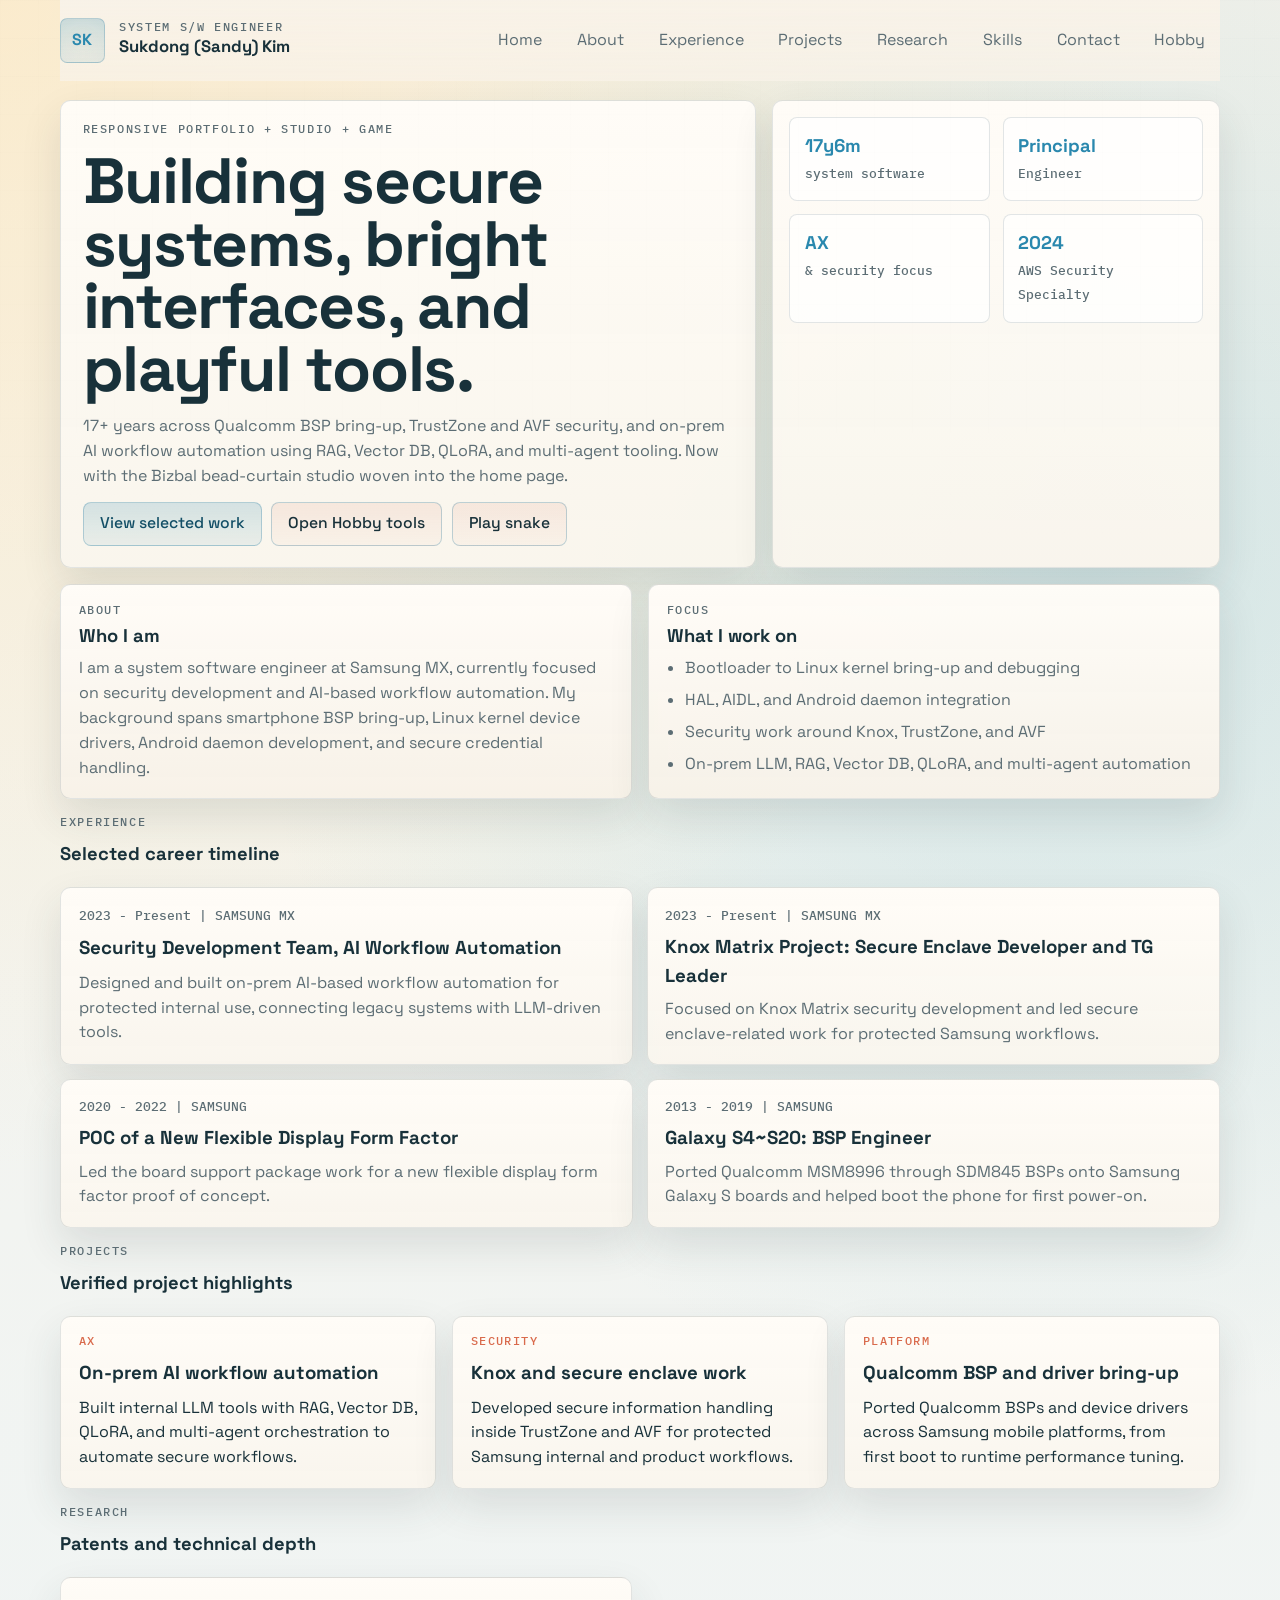
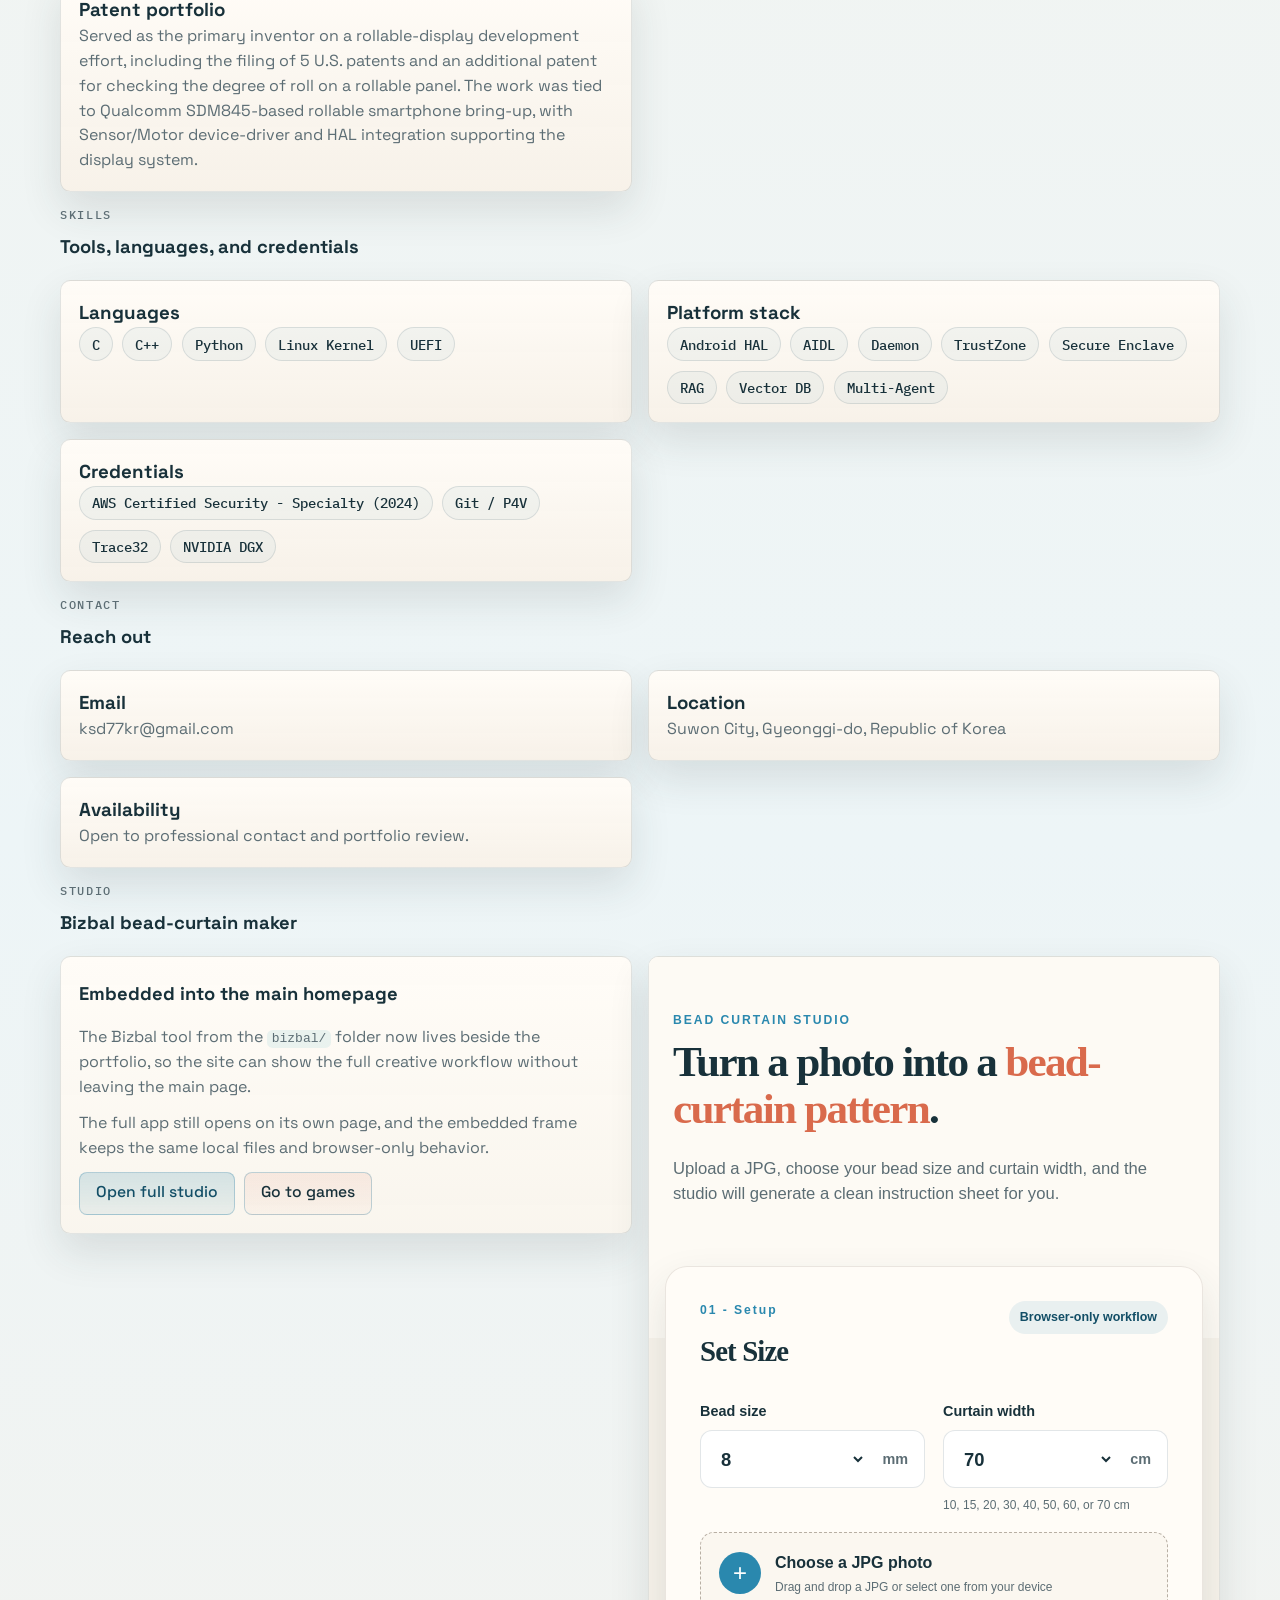
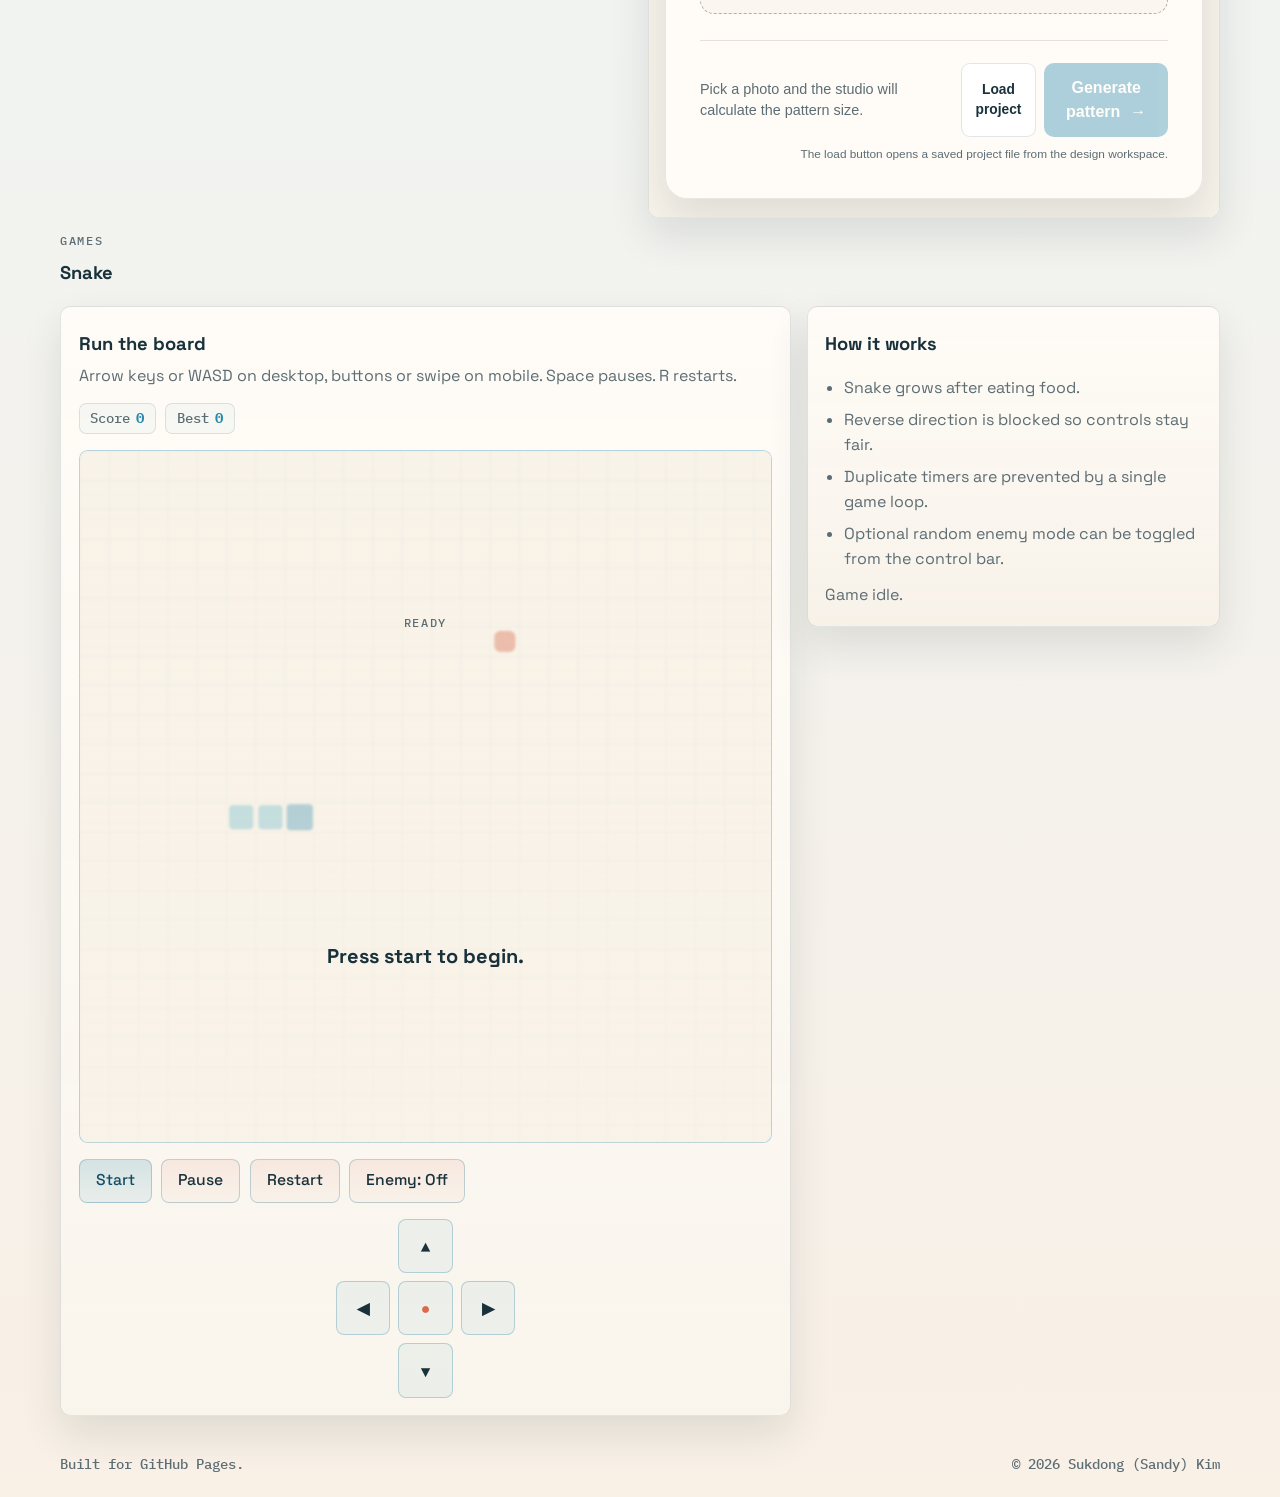
<file: index.html>
<!doctype html>
<html lang="en">
<head>
  <meta charset="utf-8">
  <meta name="viewport" content="width=device-width, initial-scale=1">
  <meta name="color-scheme" content="light">
  <title>Sukdong (Sandy) Kim | System S/W Engineer</title>
  <meta name="description" content="Responsive personal portfolio, Bizbal bead-curtain studio, and snake game for Sukdong (Sandy) Kim.">
  <link rel="preconnect" href="https://fonts.googleapis.com">
  <link rel="preconnect" href="https://fonts.gstatic.com" crossorigin>
  <link href="https://fonts.googleapis.com/css2?family=Space+Grotesk:wght@400;500;700&family=IBM+Plex+Mono:wght@400;500&display=swap" rel="stylesheet">
  <link rel="stylesheet" href="styles.css">
</head>
<body>
  <a class="skip-link" href="#home">Skip to content</a>

  <header class="site-header">
    <div class="brand">
      <span class="brand-mark" aria-hidden="true">SK</span>
      <div>
        <p class="eyebrow">System S/W Engineer</p>
        <p class="brand-name">Sukdong (Sandy) Kim</p>
      </div>
    </div>

    <button class="nav-toggle" type="button" aria-expanded="false" aria-controls="primary-nav">
      <span class="nav-toggle-bars" aria-hidden="true"></span>
      <span class="nav-toggle-label">Menu</span>
    </button>

    <nav id="primary-nav" class="site-nav" aria-label="Primary">
      <a href="#home">Home</a>
      <a href="#about">About</a>
      <a href="#experience">Experience</a>
      <a href="#projects">Projects</a>
      <a href="#research">Research</a>
      <a href="#skills">Skills</a>
      <a href="#contact">Contact</a>
      <details class="nav-group">
        <summary>Hobby</summary>
        <div class="nav-group-menu">
          <a href="#bizbal">Bizbal</a>
          <a href="#games">Games</a>
        </div>
      </details>
    </nav>
  </header>

  <main>
    <section id="home" class="section hero">
      <div class="hero-copy">
        <p class="eyebrow">Responsive portfolio + studio + game</p>
        <h1>Building secure systems, bright interfaces, and playful tools.</h1>
        <p class="lede">
          17+ years across Qualcomm BSP bring-up, TrustZone and AVF security, and on-prem AI workflow automation using
          RAG, Vector DB, QLoRA, and multi-agent tooling. Now with the Bizbal bead-curtain studio woven into the home page.
        </p>
        <div class="hero-actions">
          <a class="button button-primary" href="#projects">View selected work</a>
          <a class="button button-secondary" href="#bizbal">Open Hobby tools</a>
          <a class="button button-secondary" href="#games">Play snake</a>
        </div>
      </div>

      <aside class="hero-aside">
        <div class="stat-grid">
          <article>
            <strong>17y6m</strong>
            <span>system software</span>
          </article>
          <article>
            <strong>Principal</strong>
            <span>Engineer</span>
          </article>
          <article>
            <strong>AX</strong>
            <span>& security focus</span>
          </article>
          <article>
            <strong>2024</strong>
            <span>AWS Security Specialty</span>
          </article>
        </div>
      </aside>
    </section>

    <section id="about" class="section panel-grid">
      <article class="panel">
        <p class="eyebrow">About</p>
        <h2>Who I am</h2>
        <p>
          I am a system software engineer at Samsung MX, currently focused on security development and AI-based workflow
          automation. My background spans smartphone BSP bring-up, Linux kernel device drivers, Android daemon development,
          and secure credential handling.
        </p>
      </article>
      <article class="panel">
        <p class="eyebrow">Focus</p>
        <h2>What I work on</h2>
        <ul class="list">
          <li>Bootloader to Linux kernel bring-up and debugging</li>
          <li>HAL, AIDL, and Android daemon integration</li>
          <li>Security work around Knox, TrustZone, and AVF</li>
          <li>On-prem LLM, RAG, Vector DB, QLoRA, and multi-agent automation</li>
        </ul>
      </article>
    </section>

    <section id="experience" class="section">
      <div class="section-head">
        <p class="eyebrow">Experience</p>
        <h2>Selected career timeline</h2>
      </div>
      <div class="timeline">
        <article class="timeline-item">
          <p class="timeline-meta">2023 - Present | SAMSUNG MX</p>
          <h3>Security Development Team, AI Workflow Automation</h3>
          <p>Designed and built on-prem AI-based workflow automation for protected internal use, connecting legacy systems with LLM-driven tools.</p>
        </article>
        <article class="timeline-item">
          <p class="timeline-meta">2023 - Present | SAMSUNG MX</p>
          <h3>Knox Matrix Project: Secure Enclave Developer and TG Leader</h3>
          <p>Focused on Knox Matrix security development and led secure enclave-related work for protected Samsung workflows.</p>
        </article>
        <article class="timeline-item">
          <p class="timeline-meta">2020 - 2022 | SAMSUNG</p>
          <h3>POC of a New Flexible Display Form Factor</h3>
          <p>Led the board support package work for a new flexible display form factor proof of concept.</p>
        </article>
        <article class="timeline-item">
          <p class="timeline-meta">2013 - 2019 | SAMSUNG</p>
          <h3>Galaxy S4~S20: BSP Engineer</h3>
          <p>Ported Qualcomm MSM8996 through SDM845 BSPs onto Samsung Galaxy S boards and helped boot the phone for first power-on.</p>
        </article>
      </div>
    </section>

    <section id="projects" class="section">
      <div class="section-head">
        <p class="eyebrow">Projects</p>
        <h2>Verified project highlights</h2>
      </div>
      <div class="card-grid">
        <article class="card">
          <span class="card-tag">AX</span>
          <h3>On-prem AI workflow automation</h3>
          <p>Built internal LLM tools with RAG, Vector DB, QLoRA, and multi-agent orchestration to automate secure workflows.</p>
        </article>
        <article class="card">
          <span class="card-tag">Security</span>
          <h3>Knox and secure enclave work</h3>
          <p>Developed secure information handling inside TrustZone and AVF for protected Samsung internal and product workflows.</p>
        </article>
        <article class="card">
          <span class="card-tag">Platform</span>
          <h3>Qualcomm BSP and driver bring-up</h3>
          <p>Ported Qualcomm BSPs and device drivers across Samsung mobile platforms, from first boot to runtime performance tuning.</p>
        </article>
      </div>
    </section>

    <section id="research" class="section">
      <div class="section-head">
        <p class="eyebrow">Research</p>
        <h2>Patents and technical depth</h2>
      </div>
      <div class="panel-grid">
        <article class="panel">
          <h3>Patent portfolio</h3>
          <p>Served as the primary inventor on a rollable-display development effort, including the filing of 5 U.S. patents and an additional patent for checking the degree of roll on a rollable panel. The work was tied to Qualcomm SDM845-based rollable smartphone bring-up, with Sensor/Motor device-driver and HAL integration supporting the display system.</p>
        </article>
      </div>
    </section>

    <section id="skills" class="section">
      <div class="section-head">
        <p class="eyebrow">Skills</p>
        <h2>Tools, languages, and credentials</h2>
      </div>
      <div class="skills-wrap">
        <article class="panel">
          <h3>Languages</h3>
          <div class="chip-row">
            <span class="chip">C</span>
            <span class="chip">C++</span>
            <span class="chip">Python</span>
            <span class="chip">Linux Kernel</span>
            <span class="chip">UEFI</span>
          </div>
        </article>
        <article class="panel">
          <h3>Platform stack</h3>
          <div class="chip-row">
            <span class="chip">Android HAL</span>
            <span class="chip">AIDL</span>
            <span class="chip">Daemon</span>
            <span class="chip">TrustZone</span>
            <span class="chip">Secure Enclave</span>
            <span class="chip">RAG</span>
            <span class="chip">Vector DB</span>
            <span class="chip">Multi-Agent</span>
          </div>
        </article>
        <article class="panel">
          <h3>Credentials</h3>
          <div class="chip-row">
            <span class="chip">AWS Certified Security - Specialty (2024)</span>
            <span class="chip">Git / P4V</span>
            <span class="chip">Trace32</span>
            <span class="chip">NVIDIA DGX</span>
          </div>
        </article>
      </div>
    </section>

    <section id="contact" class="section">
      <div class="section-head">
        <p class="eyebrow">Contact</p>
        <h2>Reach out</h2>
      </div>
      <div class="contact-grid">
        <article class="panel">
          <h3>Email</h3>
          <p><a href="mailto:ksd77kr@gmail.com">ksd77kr@gmail.com</a></p>
        </article>
        <article class="panel">
          <h3>Location</h3>
          <p>Suwon City, Gyeonggi-do, Republic of Korea</p>
        </article>
        <article class="panel">
          <h3>Availability</h3>
          <p>Open to professional contact and portfolio review.</p>
        </article>
      </div>
    </section>

    <section id="bizbal" class="section">
      <div class="section-head">
        <p class="eyebrow">Studio</p>
        <h2>Bizbal bead-curtain maker</h2>
      </div>

      <div class="studio-layout">
        <article class="panel studio-copy">
          <h3>Embedded into the main homepage</h3>
          <p>
            The Bizbal tool from the <code>bizbal/</code> folder now lives beside the portfolio, so the site can show the
            full creative workflow without leaving the main page.
          </p>
          <p class="muted">
            The full app still opens on its own page, and the embedded frame keeps the same local files and browser-only
            behavior.
          </p>
          <div class="hero-actions">
            <a class="button button-primary" href="bizbal/index.html?v=2">Open full studio</a>
            <a class="button button-secondary" href="#games">Go to games</a>
          </div>
        </article>

        <div class="studio-frame">
          <iframe
            src="bizbal/index.html?v=2"
            title="Bizbal bead-curtain maker"
            loading="lazy"
            referrerpolicy="no-referrer"
          ></iframe>
        </div>
      </div>
    </section>

    <section id="games" class="section games-section">
      <div class="section-head">
        <p class="eyebrow">Games</p>
        <h2>Snake</h2>
      </div>

      <div class="game-layout">
        <article class="panel game-panel">
          <div class="game-topbar">
            <div>
              <h3>Run the board</h3>
              <p class="game-hint">Arrow keys or WASD on desktop, buttons or swipe on mobile. Space pauses. R restarts.</p>
            </div>
            <div class="game-stats">
              <span>Score <strong data-score>0</strong></span>
              <span>Best <strong data-high-score>0</strong></span>
            </div>
          </div>

          <div class="game-canvas-wrap">
            <canvas id="game-canvas" width="640" height="640" aria-label="Snake game board"></canvas>
            <div class="game-overlay" data-overlay>
              <p class="eyebrow">Ready</p>
              <h3>Press start to begin.</h3>
            </div>
          </div>

          <div class="game-controls">
            <div class="control-row">
              <button type="button" class="button button-primary" data-action="start">Start</button>
              <button type="button" class="button button-secondary" data-action="pause">Pause</button>
              <button type="button" class="button button-secondary" data-action="restart">Restart</button>
              <button type="button" class="button button-secondary" data-action="enemy">Enemy: Off</button>
            </div>

            <div class="pad" aria-label="Touch controls">
              <span></span>
              <button type="button" class="pad-btn" data-direction="up" aria-label="Move up">▲</button>
              <span></span>
              <button type="button" class="pad-btn" data-direction="left" aria-label="Move left">◀</button>
              <button type="button" class="pad-btn pad-btn-center" data-direction="start" aria-label="Start or pause">●</button>
              <button type="button" class="pad-btn" data-direction="right" aria-label="Move right">▶</button>
              <span></span>
              <button type="button" class="pad-btn" data-direction="down" aria-label="Move down">▼</button>
              <span></span>
            </div>
          </div>
        </article>

        <aside class="panel game-side">
          <h3>How it works</h3>
          <ul class="list">
            <li>Snake grows after eating food.</li>
            <li>Reverse direction is blocked so controls stay fair.</li>
            <li>Duplicate timers are prevented by a single game loop.</li>
            <li>Optional random enemy mode can be toggled from the control bar.</li>
          </ul>
          <p class="muted" data-status>Game idle.</p>
        </aside>
      </div>
    </section>
  </main>

  <footer class="site-footer">
    <p>Built for GitHub Pages.</p>
    <p>&copy; <span data-year></span> Sukdong (Sandy) Kim</p>
  </footer>

  <script src="game.js" defer></script>
  <script src="script.js" defer></script>
</body>
</html>
</file>
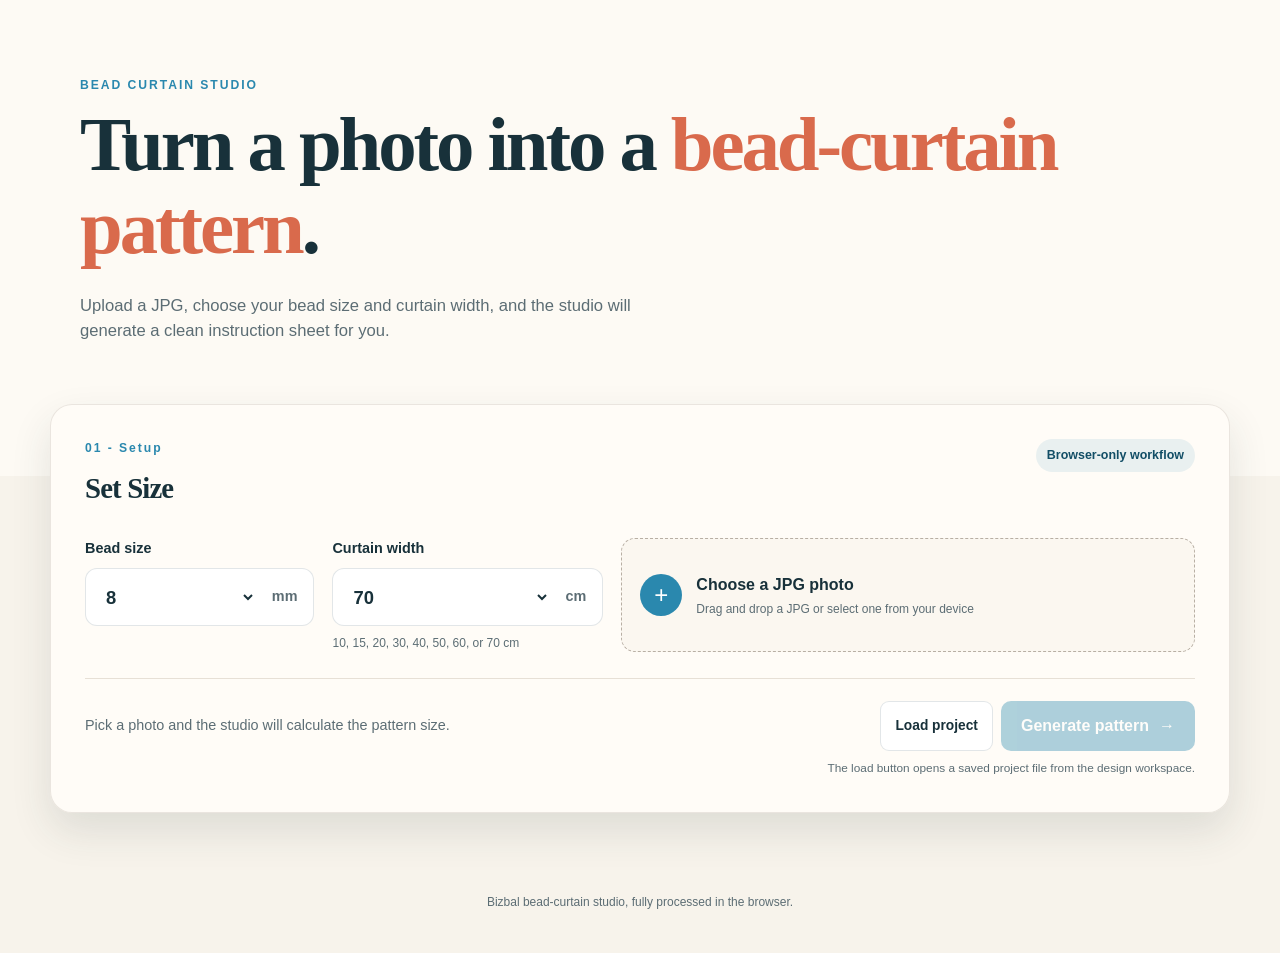
<file: bizbal/index.html>
<!doctype html>
<html lang="en">
<head>
  <meta charset="UTF-8">
  <meta name="viewport" content="width=device-width, initial-scale=1.0">
  <meta name="description" content="Turn a JPG photo into a bead-curtain pattern with the Bizbal studio.">
  <title>Bizbal Bead-Curtain Studio</title>
  <link rel="stylesheet" href="styles.css">
</head>
<body>
  <header class="hero">
    <div class="hero__inner">
      <p class="eyebrow">BEAD CURTAIN STUDIO</p>
      <h1>Turn a photo into a <span>bead-curtain pattern</span>.</h1>
      <p class="hero__copy">
        Upload a JPG, choose your bead size and curtain width, and the studio will generate a clean instruction sheet for you.
      </p>
    </div>
  </header>

  <main class="app-shell">
    <section class="panel setup-panel" aria-labelledby="setup-title">
      <div class="section-heading">
        <div>
          <p class="step">01 - Setup</p>
          <h2 id="setup-title">Set Size</h2>
        </div>
        <span class="local-badge">Browser-only workflow</span>
      </div>

      <div class="form-grid">
        <label class="field">
          <span>Bead size</span>
          <span class="input-with-unit">
            <select id="bead-size" aria-label="Bead size">
              <option value="4">4</option>
              <option value="6">6</option>
              <option value="8" selected>8</option>
              <option value="10">10</option>
            </select>
            <b>mm</b>
          </span>
        </label>
        <label class="field">
          <span>Curtain width</span>
          <span class="input-with-unit">
            <select id="curtain-width" aria-label="Curtain width">
              <option value="10">10</option>
              <option value="15">15</option>
              <option value="20">20</option>
              <option value="30">30</option>
              <option value="40">40</option>
              <option value="50">50</option>
              <option value="60">60</option>
              <option value="70" selected>70</option>
            </select>
            <b>cm</b>
          </span>
          <small>10, 15, 20, 30, 40, 50, 60, or 70 cm</small>
        </label>
        <label class="file-field" id="file-drop">
          <input id="image-file" type="file" accept="image/jpeg,.jpg,.jpeg">
          <span class="file-icon" aria-hidden="true">+</span>
          <span>
            <strong id="file-label">Choose a JPG photo</strong>
            <small>Drag and drop a JPG or select one from your device</small>
          </span>
        </label>
      </div>

      <div class="setup-footer">
        <p id="input-summary" class="input-summary">Pick a photo and the studio will calculate the pattern size.</p>
        <div class="setup-actions">
          <button id="setup-load-btn" class="secondary-btn" type="button">Load project</button>
          <button id="generate-btn" class="primary-btn" type="button" disabled>Generate pattern<span>→</span></button>
        </div>
      </div>
      <p class="save-guide">The load button opens a saved project file from the design workspace.</p>
      <p id="error-message" class="error-message" role="alert" hidden></p>
    </section>

    <section id="workspace" class="workspace" hidden>
      <section class="panel design-panel" aria-labelledby="design-title">
        <div class="section-heading design-heading">
          <div>
            <p class="step">02 - Edit</p>
            <h2 id="design-title">Bead pattern editor</h2>
          </div>
          <div class="project-actions">
            <input id="project-file" type="file" accept="application/json,.json,.beads" hidden>
            <button id="load-btn" class="secondary-btn" type="button">Load project</button>
            <button id="save-btn" class="primary-btn compact" type="button" title="Save the current pattern as a project file">Save project</button>
          </div>
          <div class="metrics" aria-label="Pattern metrics">
            <span><b id="metric-grid">-</b><small>Grid</small></span>
            <span><b id="metric-size">-</b><small>Size</small></span>
            <span><b id="metric-count">-</b><small>Total beads</small></span>
          </div>
        </div>

        <div class="editor-toolbar">
          <div>
            <span class="toolbar-label">Selected color</span>
            <div id="palette" class="palette" role="radiogroup" aria-label="Color palette"></div>
          </div>
          <div class="zoom-control">
            <label for="zoom">Zoom</label>
            <input id="zoom" type="range" min="7" max="24" value="12">
            <output id="zoom-value" for="zoom">12px</output>
          </div>
        </div>

        <div class="editor-actions">
          <p><span class="mouse-mark">●</span> Click or drag on the canvas to repaint beads. Fixed beads stay on the top row.</p>
          <button id="undo-btn" class="text-btn" type="button" disabled>Undo last stroke</button>
          <button id="restore-btn" class="text-btn" type="button">Restore original</button>
        </div>

        <div id="canvas-wrap" class="canvas-wrap">
          <canvas id="bead-canvas" aria-label="Editable bead-curtain pattern"></canvas>
        </div>

        <div class="legend-block">
          <h3>Color counts</h3>
          <p class="legend-help">Click a color chip to replace or disable that color in the pattern.</p>
          <div id="color-counts" class="color-counts"></div>
        </div>
      </section>

      <section class="panel instruction-panel" aria-labelledby="instruction-title">
        <div class="section-heading">
          <div>
            <p class="step">03 - Build</p>
            <h2 id="instruction-title">Row-by-row instructions</h2>
          </div>
          <div class="instruction-actions">
            <button id="copy-btn" class="secondary-btn" type="button">Copy all</button>
            <button id="print-btn" class="primary-btn compact" type="button">Print</button>
          </div>
        </div>
        <p class="instruction-note">Each row is listed from bottom to top, with the fixed bead always shown at the end.</p>
        <div id="instructions" class="instructions"></div>
      </section>
    </section>
  </main>

  <dialog id="color-dialog" class="color-dialog" aria-labelledby="color-dialog-title">
    <div class="color-dialog__header">
      <div>
        <p class="step">Color edit</p>
        <h2 id="color-dialog-title">Change color</h2>
      </div>
      <button id="color-dialog-close" class="dialog-close" type="button" aria-label="Close">×</button>
    </div>
    <p id="color-dialog-description" class="color-dialog__description"></p>
    <div id="color-dialog-options" class="color-dialog__options" aria-label="Replacement colors"></div>
    <div class="color-dialog__footer">
      <button id="color-toggle-btn" class="danger-btn" type="button">Disable this color</button>
      <button id="color-cancel-btn" class="secondary-btn" type="button">Cancel</button>
    </div>
  </dialog>

  <footer>Bizbal bead-curtain studio, fully processed in the browser.</footer>
  <script src="app.js"></script>
</body>
</html>
</file>
<file: styles.css>
:root {
  color-scheme: light;
  --bg: #f8f2e8;
  --bg-2: #ecf6f7;
  --paper: #fffaf3;
  --panel: rgba(255, 252, 247, 0.92);
  --panel-strong: rgba(255, 255, 255, 0.98);
  --line: rgba(97, 119, 127, 0.18);
  --line-strong: rgba(33, 120, 157, 0.28);
  --text: #18313a;
  --muted: #5c6d74;
  --accent: #2a88ae;
  --accent-2: #d96a4c;
  --accent-soft: #ffdfb7;
  --sea: #5cb3c7;
  --shadow: 0 18px 40px rgba(42, 56, 61, 0.12);
  --radius: 0.65rem;
}

*,
*::before,
*::after {
  box-sizing: border-box;
}

html {
  scroll-behavior: smooth;
}

body {
  margin: 0;
  min-height: 100vh;
  background:
    radial-gradient(circle at top left, rgba(255, 226, 170, 0.46), transparent 24%),
    radial-gradient(circle at 85% 12%, rgba(92, 179, 199, 0.22), transparent 20%),
    linear-gradient(180deg, #f7f3eb 0%, #edf5f7 52%, #f9f0e6 100%);
  color: var(--text);
  font-family: "Space Grotesk", "Segoe UI", sans-serif;
  line-height: 1.55;
}

body::before {
  content: "";
  position: fixed;
  inset: 0;
  pointer-events: none;
  background:
    linear-gradient(rgba(24, 49, 58, 0.025) 1px, transparent 1px),
    linear-gradient(90deg, rgba(24, 49, 58, 0.018) 1px, transparent 1px);
  background-size: 100% 38px, 38px 100%;
  mask-image: linear-gradient(180deg, rgba(0, 0, 0, 0.3), transparent 72%);
}

a {
  color: inherit;
  text-decoration: none;
}

a:hover {
  color: var(--accent);
}

button,
a {
  -webkit-tap-highlight-color: transparent;
}

img,
svg,
canvas,
iframe {
  display: block;
  max-width: 100%;
}

.skip-link {
  position: absolute;
  left: 1rem;
  top: 0;
  transform: translateY(-140%);
  padding: 0.5rem 0.75rem;
  border: 1px solid var(--line-strong);
  border-radius: 0.45rem;
  background: var(--panel-strong);
  color: var(--text);
  z-index: 10;
}

.skip-link:focus {
  transform: translateY(0.75rem);
}

.site-header,
main,
.site-footer {
  width: min(1160px, calc(100% - 2rem));
  margin: 0 auto;
}

.site-header {
  position: sticky;
  top: 0;
  z-index: 5;
  display: flex;
  align-items: center;
  justify-content: space-between;
  gap: 1rem;
  padding: 1rem 0;
  backdrop-filter: blur(18px);
  background: linear-gradient(180deg, rgba(248, 242, 232, 0.98), rgba(248, 242, 232, 0.76));
}

.brand {
  display: flex;
  align-items: center;
  gap: 0.9rem;
  min-width: 0;
}

.brand-mark {
  width: 2.8rem;
  height: 2.8rem;
  flex: 0 0 auto;
  display: grid;
  place-items: center;
  border: 1px solid var(--line-strong);
  border-radius: 0.45rem;
  background: linear-gradient(180deg, rgba(42, 136, 174, 0.18), rgba(42, 136, 174, 0.05));
  box-shadow: inset 0 0 24px rgba(42, 136, 174, 0.08);
  color: var(--accent);
  font-weight: 700;
  letter-spacing: 0.04em;
}

.brand-name,
h1,
h2,
h3,
p {
  margin: 0;
}

.brand-name {
  font-size: 1.04rem;
  font-weight: 700;
}

.eyebrow {
  font: 500 0.73rem/1.2 "IBM Plex Mono", monospace;
  text-transform: uppercase;
  letter-spacing: 0.14em;
  color: var(--muted);
}

.nav-toggle {
  display: none;
  align-items: center;
  gap: 0.6rem;
  padding: 0.7rem 0.85rem;
  border: 1px solid var(--line);
  border-radius: 0.5rem;
  background: rgba(255, 252, 247, 0.96);
  color: var(--text);
  font: inherit;
}

.nav-toggle-bars {
  width: 1rem;
  height: 0.7rem;
  display: inline-block;
  position: relative;
}

.nav-toggle-bars::before,
.nav-toggle-bars::after,
.nav-toggle-bars {
  background:
    linear-gradient(var(--text), var(--text)) center 0 / 100% 2px no-repeat,
    linear-gradient(var(--text), var(--text)) center 50% / 100% 2px no-repeat,
    linear-gradient(var(--text), var(--text)) center 100% / 100% 2px no-repeat;
}

.site-nav {
  display: flex;
  flex-wrap: wrap;
  justify-content: flex-end;
  gap: 0.35rem;
}

.nav-group {
  position: relative;
  display: inline-block;
}

.nav-group > summary {
  list-style: none;
  padding: 0.68rem 0.85rem;
  border: 1px solid transparent;
  border-radius: 0.45rem;
  color: var(--muted);
  cursor: pointer;
  transition: border-color 0.18s ease, background-color 0.18s ease, color 0.18s ease;
}

.nav-group > summary::-webkit-details-marker {
  display: none;
}

.nav-group > summary:hover,
.nav-group[open] > summary,
.nav-group > summary:focus-visible {
  border-color: var(--line-strong);
  background: rgba(42, 136, 174, 0.08);
  color: var(--text);
  outline: none;
}

.nav-group-menu {
  position: absolute;
  top: calc(100% + 0.35rem);
  right: 0;
  display: grid;
  min-width: 10rem;
  padding: 0.4rem;
  border: 1px solid var(--line);
  border-radius: 0.55rem;
  background: rgba(255, 252, 247, 0.98);
  box-shadow: var(--shadow);
  opacity: 0;
  pointer-events: none;
  transform: translateY(-0.25rem);
  transition: opacity 0.16s ease, transform 0.16s ease;
}

.nav-group[open] .nav-group-menu {
  opacity: 1;
  pointer-events: auto;
  transform: translateY(0);
}

.nav-group-menu a {
  padding: 0.55rem 0.65rem;
  border-radius: 0.4rem;
  color: var(--muted);
}

.nav-group-menu a:hover,
.nav-group-menu a:focus-visible {
  background: rgba(42, 136, 174, 0.08);
  color: var(--text);
  outline: none;
}

.site-nav a {
  padding: 0.68rem 0.85rem;
  border: 1px solid transparent;
  border-radius: 0.45rem;
  color: var(--muted);
  transition: border-color 0.18s ease, background-color 0.18s ease, color 0.18s ease;
}

.site-nav a:hover,
.site-nav a:focus-visible {
  border-color: var(--line-strong);
  background: rgba(42, 136, 174, 0.08);
  color: var(--text);
  outline: none;
}

main {
  display: grid;
  gap: 1rem;
  padding: 0 0 2.5rem;
}

.section {
  scroll-margin-top: 6rem;
}

.hero {
  display: grid;
  gap: 1rem;
  padding: 1.2rem 0 0;
}

.hero-copy,
.hero-aside,
.panel,
.timeline-item,
.card,
.studio-copy,
.studio-frame {
  border: 1px solid var(--line);
  border-radius: var(--radius);
  background: linear-gradient(180deg, rgba(255, 252, 247, 0.98), rgba(249, 245, 237, 0.96));
  box-shadow: var(--shadow);
}

.hero-copy {
  padding: 1.35rem;
  display: grid;
  gap: 0.85rem;
}

.hero h1 {
  font-size: clamp(2rem, 5vw, 4rem);
  line-height: 0.98;
  max-width: 12ch;
  letter-spacing: -0.02em;
}

.lede,
.panel p,
.timeline-item p,
.game-hint,
.muted {
  color: var(--muted);
}

.hero-actions,
.control-row,
.chip-row {
  display: flex;
  flex-wrap: wrap;
  gap: 0.6rem;
}

.button {
  display: inline-flex;
  align-items: center;
  justify-content: center;
  min-height: 2.7rem;
  padding: 0.72rem 1rem;
  border: 1px solid var(--line-strong);
  border-radius: 0.5rem;
  background: transparent;
  color: var(--text);
  font: 500 0.98rem/1 "Space Grotesk", sans-serif;
  cursor: pointer;
}

.button:hover,
.button:focus-visible {
  border-color: var(--accent);
  background: rgba(42, 136, 174, 0.08);
  outline: none;
}

.button-primary {
  background: linear-gradient(180deg, rgba(42, 136, 174, 0.18), rgba(42, 136, 174, 0.08));
  color: #124e66;
}

.button-secondary {
  background: linear-gradient(180deg, rgba(217, 106, 76, 0.1), rgba(217, 106, 76, 0.03));
}

.hero-aside {
  padding: 1rem;
}

.stat-grid {
  display: grid;
  grid-template-columns: repeat(2, minmax(0, 1fr));
  gap: 0.8rem;
}

.stat-grid article {
  padding: 0.9rem;
  border: 1px solid var(--line);
  border-radius: 0.5rem;
  background: rgba(255, 255, 255, 0.72);
}

.stat-grid strong {
  display: block;
  font-size: 1.15rem;
  color: var(--accent);
}

.stat-grid span,
.timeline-meta {
  font: 500 0.84rem/1.4 "IBM Plex Mono", monospace;
  color: var(--muted);
}

.panel-grid,
.card-grid,
.skills-wrap,
.contact-grid,
.game-layout,
.studio-layout {
  display: grid;
  gap: 1rem;
}

.panel,
.card,
.timeline-item,
.studio-copy {
  padding: 1.1rem;
}

.panel h2,
.section-head h2,
.game-panel h3,
.game-side h3,
.studio-copy h3 {
  margin-top: 0.35rem;
  margin-bottom: 0.35rem;
  font-size: 1.15rem;
}

.list {
  margin: 0;
  padding-left: 1.15rem;
  color: var(--muted);
}

.list li + li {
  margin-top: 0.45rem;
}

.section-head {
  display: grid;
  gap: 0.35rem;
  margin: 0 0 0.8rem;
}

.timeline,
.card-grid,
.skills-wrap,
.contact-grid,
.game-layout {
  grid-template-columns: repeat(1, minmax(0, 1fr));
}

.timeline {
  display: grid;
  gap: 0.85rem;
}

.timeline-item {
  display: grid;
  gap: 0.45rem;
}

.card-grid .card {
  display: grid;
  gap: 0.55rem;
}

.card-tag {
  font: 500 0.76rem/1.2 "IBM Plex Mono", monospace;
  text-transform: uppercase;
  letter-spacing: 0.12em;
  color: var(--accent-2);
}

.panel-grid .panel,
.skills-wrap .panel,
.contact-grid .panel,
.game-side {
  background: linear-gradient(180deg, rgba(255, 252, 247, 0.98), rgba(247, 241, 232, 0.96));
}

.chip {
  display: inline-flex;
  align-items: center;
  min-height: 2.1rem;
  padding: 0.35rem 0.75rem;
  border: 1px solid var(--line);
  border-radius: 999px;
  background: rgba(42, 136, 174, 0.05);
  color: var(--text);
  font: 500 0.9rem/1.2 "IBM Plex Mono", monospace;
}

.studio-layout {
  align-items: start;
}

.studio-copy {
  display: grid;
  gap: 0.7rem;
}

.studio-copy code {
  padding: 0.08rem 0.32rem;
  border-radius: 0.35rem;
  background: rgba(92, 179, 199, 0.12);
}

.studio-frame {
  overflow: hidden;
  padding: 0;
}

.studio-frame iframe {
  width: 100%;
  min-height: 860px;
  border: 0;
  background: #fffdf9;
}

.game-panel {
  display: grid;
  gap: 1rem;
}

.game-topbar {
  display: grid;
  gap: 0.85rem;
}

.game-stats {
  display: flex;
  flex-wrap: wrap;
  gap: 0.6rem;
  font: 500 0.85rem/1.2 "IBM Plex Mono", monospace;
  color: var(--muted);
}

.game-stats span {
  display: inline-flex;
  align-items: center;
  gap: 0.4rem;
  padding: 0.4rem 0.65rem;
  border: 1px solid var(--line);
  border-radius: 0.45rem;
  background: rgba(92, 179, 199, 0.05);
}

.game-stats strong {
  color: var(--accent);
}

.game-canvas-wrap {
  position: relative;
  aspect-ratio: 1 / 1;
  border: 1px solid var(--line-strong);
  border-radius: 0.55rem;
  background:
    linear-gradient(90deg, rgba(42, 136, 174, 0.08) 1px, transparent 1px),
    linear-gradient(180deg, rgba(42, 136, 174, 0.08) 1px, transparent 1px),
    linear-gradient(180deg, rgba(252, 247, 238, 0.98), rgba(236, 246, 247, 0.96));
  background-size: 32px 32px, 32px 32px, 100% 100%;
  overflow: hidden;
}

#game-canvas {
  width: 100%;
  height: 100%;
}

.game-overlay {
  position: absolute;
  inset: 0;
  display: grid;
  place-items: center;
  gap: 0.45rem;
  padding: 1rem;
  text-align: center;
  background: linear-gradient(180deg, rgba(248, 242, 232, 0.55), rgba(248, 242, 232, 0.78));
  backdrop-filter: blur(1px);
  transition: opacity 0.2s ease;
}

.game-overlay.is-hidden {
  opacity: 0;
  pointer-events: none;
}

.game-overlay h3 {
  font-size: 1.25rem;
}

.game-controls {
  display: grid;
  gap: 1rem;
}

.pad {
  display: grid;
  grid-template-columns: repeat(3, minmax(0, 3.4rem));
  justify-content: center;
  gap: 0.5rem;
}

.pad-btn {
  width: 3.4rem;
  height: 3.4rem;
  border: 1px solid var(--line-strong);
  border-radius: 0.5rem;
  background: rgba(42, 136, 174, 0.06);
  color: var(--text);
  font: 700 1rem/1 "IBM Plex Mono", monospace;
  cursor: pointer;
  touch-action: manipulation;
}

.pad-btn:hover,
.pad-btn:focus-visible {
  border-color: var(--accent);
  background: rgba(42, 136, 174, 0.12);
  outline: none;
}

.pad-btn-center {
  color: var(--accent-2);
}

.game-side {
  display: grid;
  gap: 0.75rem;
  align-content: start;
}

.site-footer {
  display: flex;
  flex-wrap: wrap;
  justify-content: space-between;
  gap: 0.75rem;
  padding: 0 0 1.5rem;
  color: var(--muted);
  font: 500 0.85rem/1.2 "IBM Plex Mono", monospace;
}

.site-footer p:last-child {
  text-align: right;
}

@media (min-width: 768px) {
  .hero {
    grid-template-columns: minmax(0, 1.4fr) minmax(280px, 0.9fr);
    align-items: stretch;
  }

  .panel-grid,
  .skills-wrap,
  .contact-grid,
  .studio-layout {
    grid-template-columns: repeat(2, minmax(0, 1fr));
  }

  .card-grid {
    grid-template-columns: repeat(3, minmax(0, 1fr));
  }

  .game-layout {
    grid-template-columns: minmax(0, 1.15fr) minmax(260px, 0.65fr);
    align-items: start;
  }
}

@media (min-width: 960px) {
  .timeline {
    grid-template-columns: repeat(2, minmax(0, 1fr));
  }
}

@media (max-width: 767px) {
  .site-header {
    flex-wrap: wrap;
    align-items: flex-start;
    row-gap: 0.85rem;
  }

  .nav-toggle {
    display: inline-flex;
    width: 100%;
    margin-left: 0;
    justify-content: center;
  }

  .site-nav {
    display: none;
    width: 100%;
    padding-top: 0.4rem;
    justify-content: flex-start;
  }

  body.nav-open .site-nav {
    display: flex;
    flex-direction: column;
  }

  .site-nav a {
    width: 100%;
  }

  .nav-group {
    width: 100%;
  }

  .nav-group > summary {
    width: 100%;
  }

  .nav-group-menu {
    position: static;
    min-width: 0;
    margin-top: 0.35rem;
    opacity: 1;
    pointer-events: auto;
    transform: none;
    box-shadow: none;
  }

  .studio-frame iframe {
    min-height: 760px;
  }

  .site-footer {
    flex-direction: column;
  }
}
</file>
<file: bizbal/styles.css>
:root {
  --ink: #18313a;
  --muted: #5c6d74;
  --paper: #f7f3eb;
  --panel: rgba(255, 252, 247, 0.98);
  --line: rgba(97, 119, 127, 0.18);
  --accent: #2a88ae;
  --accent-dark: #1f6c8d;
  --green: #1f5147;
  --shadow: 0 18px 40px rgba(42, 56, 61, 0.12);
}

* { box-sizing: border-box; }
[hidden] { display: none !important; }

body {
  margin: 0;
  color: var(--ink);
  background: #f7f3eb;
  font-family: Pretendard, "Noto Sans KR", "Malgun Gothic", sans-serif;
  line-height: 1.5;
}

button, input { font: inherit; }
button { color: inherit; }

.hero {
  padding: 76px 24px 132px;
  color: var(--ink);
  background: #fdfaf4;
  overflow: hidden;
}

.hero__inner { width: min(1120px, 100%); margin: auto; position: relative; }
.eyebrow, .step { margin: 0 0 10px; letter-spacing: .16em; font-size: .76rem; font-weight: 800; }
.eyebrow { color: #2a88ae; }
.hero h1 { margin: 0; font-family: Georgia, "Noto Serif KR", serif; font-size: clamp(2.7rem, 6vw, 5rem); line-height: 1.08; letter-spacing: -.04em; }
.hero h1 span { color: #d96a4c; }
.hero__copy { max-width: 560px; margin: 24px 0 0; color: var(--muted); font-size: 1.04rem; }

.app-shell { width: min(1180px, calc(100% - 32px)); margin: -72px auto 80px; position: relative; }
.panel { padding: 34px; border: 1px solid rgba(80, 65, 51, .12); border-radius: 22px; background: var(--panel); box-shadow: var(--shadow); }
.workspace { display: grid; min-width: 0; gap: 24px; margin-top: 24px; }
.section-heading { display: flex; align-items: flex-start; justify-content: space-between; gap: 24px; margin-bottom: 28px; }
.section-heading h2 { margin: 0; font-family: Georgia, "Noto Serif KR", serif; font-size: 1.8rem; letter-spacing: -.03em; }
.step { color: var(--accent); }
.local-badge { padding: 7px 11px; border-radius: 99px; color: #124e66; background: rgba(42, 136, 174, 0.1); font-size: .78rem; font-weight: 700; white-space: nowrap; }

.form-grid { display: grid; grid-template-columns: .72fr .85fr 1.8fr; gap: 18px; align-items: stretch; }
.field { display: flex; flex-direction: column; gap: 8px; font-size: .9rem; font-weight: 700; }
.field small, .file-field small { color: var(--muted); font-size: .75rem; font-weight: 500; }
.input-with-unit { display: flex; align-items: center; height: 58px; border: 1px solid var(--line); border-radius: 12px; background: #fff; overflow: hidden; }
.input-with-unit:focus-within { border-color: var(--accent); box-shadow: 0 0 0 3px rgba(42,136,174,.12); }
.input-with-unit input, .input-with-unit select { width: 100%; height: 100%; padding: 0 4px 0 16px; border: 0; outline: 0; color: var(--ink); background: transparent; font-size: 1.15rem; font-weight: 800; cursor: pointer; }
.input-with-unit b { padding: 0 16px; color: var(--muted); }
.file-field { display: flex; align-items: center; gap: 14px; min-height: 82px; padding: 16px 18px; border: 1.5px dashed #b8afa4; border-radius: 14px; background: #fbf7f0; cursor: pointer; transition: .18s ease; }
.file-field:hover, .file-field.is-dragging { border-color: var(--accent); background: #fff; transform: translateY(-1px); }
.file-field input { position: absolute; width: 1px; height: 1px; opacity: 0; }
.file-field > span:last-child { display: grid; gap: 3px; }
.file-icon { display: grid; place-items: center; flex: 0 0 42px; height: 42px; border-radius: 50%; color: #fff; background: var(--accent); font-size: 1.5rem; }
.setup-footer { display: flex; align-items: center; justify-content: space-between; gap: 20px; margin-top: 26px; padding-top: 22px; border-top: 1px solid #e7e0d6; }
.setup-actions { display: flex; gap: 8px; }
.input-summary { margin: 0; color: var(--muted); font-size: .9rem; }
.save-guide { margin: 9px 0 0; color: var(--muted); text-align: right; font-size: .74rem; }
.error-message { margin: 16px 0 0; padding: 10px 13px; color: #9e2f23; background: #ffebe7; border-radius: 9px; font-size: .88rem; }

.primary-btn, .secondary-btn, .text-btn { border: 0; cursor: pointer; transition: .16s ease; }
.primary-btn { padding: 13px 20px; border-radius: 10px; color: #fff; background: var(--accent); font-weight: 800; box-shadow: 0 6px 16px rgba(232,86,63,.2); }
.primary-btn:hover:not(:disabled) { background: var(--accent-dark); transform: translateY(-1px); }
.primary-btn:disabled { opacity: .38; cursor: not-allowed; box-shadow: none; }
.primary-btn span { margin-left: 10px; }
.primary-btn.compact, .secondary-btn { padding: 10px 14px; font-size: .86rem; }
.secondary-btn { border: 1px solid var(--line); border-radius: 9px; background: #fff; font-weight: 700; }
.secondary-btn:hover { border-color: var(--accent); }
.text-btn { padding: 5px 2px; color: var(--accent); background: transparent; font-size: .84rem; font-weight: 700; }
.text-btn:hover:not(:disabled) { color: var(--accent-dark); }
.text-btn:disabled { color: #aaa; cursor: not-allowed; }

.design-panel { min-width: 0; }
.design-heading { align-items: center; }
.project-actions { display: flex; gap: 8px; margin-left: auto; }
.metrics { display: flex; align-items: stretch; border: 1px solid var(--line); border-radius: 12px; overflow: hidden; }
.metrics span { display: grid; gap: 2px; min-width: 125px; padding: 10px 15px; text-align: center; background: rgba(255, 255, 255, 0.82); }
.metrics span + span { border-left: 1px solid var(--line); }
.metrics b { font-size: .96rem; }
.metrics small { color: var(--muted); font-size: .68rem; }
.editor-toolbar { display: flex; align-items: flex-end; justify-content: space-between; gap: 24px; padding: 18px; border-radius: 14px; background: #f5f7f4; }
.toolbar-label { display: block; margin-bottom: 9px; color: var(--muted); font-size: .75rem; font-weight: 800; }
.palette { display: flex; flex-wrap: wrap; gap: 8px; }
.swatch { position: relative; width: 34px; height: 34px; padding: 0; border: 2px solid rgba(0,0,0,.12); border-radius: 50%; background: var(--swatch); cursor: pointer; box-shadow: inset 0 0 0 2px rgba(255,255,255,.35); }
.swatch::after { content: attr(data-short); position: absolute; left: 50%; top: 42px; transform: translateX(-50%); padding: 4px 6px; border-radius: 5px; color: #fff; background: #2b2927; font-size: .65rem; white-space: nowrap; opacity: 0; pointer-events: none; z-index: 3; }
.swatch:hover::after { opacity: 1; }
.swatch[aria-checked="true"] { outline: 3px solid var(--accent); outline-offset: 2px; }
.swatch:disabled { cursor: not-allowed; filter: grayscale(.8); opacity: .32; }
.swatch:disabled:hover::after { content: attr(data-short) " · disabled"; opacity: 1; }
.zoom-control { display: flex; align-items: center; gap: 9px; color: var(--muted); font-size: .78rem; font-weight: 700; white-space: nowrap; }
.zoom-control input { accent-color: var(--accent); }
.zoom-control output { min-width: 34px; }
.editor-actions { display: flex; align-items: center; justify-content: flex-end; gap: 18px; min-height: 48px; }
.editor-actions p { margin: 0 auto 0 0; color: var(--muted); font-size: .8rem; }
.mouse-mark { color: var(--accent); font-size: 1rem; }
.canvas-wrap { width: 100%; max-width: 100%; min-width: 0; overflow-x: auto; overflow-y: hidden; padding: 26px; border: 1px solid var(--line); border-radius: 12px; background: #fff; overscroll-behavior-x: contain; scrollbar-color: var(--accent) #d9d2c8; scrollbar-width: auto; }
.canvas-wrap::-webkit-scrollbar { height: 13px; }
.canvas-wrap::-webkit-scrollbar-track { border-radius: 99px; background: #d9d2c8; }
.canvas-wrap::-webkit-scrollbar-thumb { border: 3px solid #d9d2c8; border-radius: 99px; background: var(--accent); }
#bead-canvas { display: block; width: auto; max-width: none; height: auto; margin: auto; background: #fffdf9; box-shadow: 0 8px 25px rgba(48,40,32,.10); touch-action: pan-y pinch-zoom; cursor: crosshair; }
.legend-block { margin-top: 25px; }
.legend-block h3 { margin: 0; font-size: .92rem; }
.legend-help { margin: 4px 0 12px; color: var(--muted); font-size: .75rem; }
.color-counts { display: flex; flex-wrap: wrap; gap: 9px; }
.count-chip { display: flex; align-items: center; gap: 7px; padding: 7px 10px; border: 1px solid var(--line); border-radius: 99px; color: inherit; background: #fff; font-size: .75rem; cursor: pointer; transition: .16s ease; }
.count-chip:hover:not(:disabled) { border-color: var(--accent); transform: translateY(-1px); box-shadow: 0 4px 10px rgba(35,31,32,.08); }
.count-chip:focus-visible { outline: 3px solid rgba(42,136,174,.2); outline-offset: 2px; }
.count-chip:disabled { color: #aaa39d; background: #f5f2ee; cursor: not-allowed; opacity: .48; }
.count-chip.is-excluded { color: #8b8580; background: #f2efeb; text-decoration: line-through; opacity: .78; }
.count-chip i { width: 13px; height: 13px; border: 1px solid rgba(0,0,0,.14); border-radius: 50%; background: var(--chip); }
.count-chip b { font-variant-numeric: tabular-nums; }
.count-chip.fixed-chip:disabled { border-color: #b78a32; color: #4f3b16; background: #fff8df; opacity: 1; }
.count-chip.fixed-chip i { border: 1px solid #684709; border-radius: 2px; background: linear-gradient(135deg, #fff0a8, #c48616 48%, #fff2a6 70%, #7f530b); clip-path: polygon(50% 0, 93% 25%, 93% 75%, 50% 100%, 7% 75%, 7% 25%); }

.color-dialog { width: min(470px, calc(100% - 28px)); padding: 24px; border: 0; border-radius: 18px; color: var(--ink); background: #fffdf9; box-shadow: 0 24px 80px rgba(35,31,32,.28); }
.color-dialog::backdrop { background: rgba(24, 49, 58, .2); backdrop-filter: blur(2px); }
.color-dialog__header { display: flex; align-items: flex-start; justify-content: space-between; gap: 20px; }
.color-dialog__header h2 { margin: 0; font-family: Georgia, "Noto Serif KR", serif; font-size: 1.45rem; }
.dialog-close { width: 34px; height: 34px; border: 0; border-radius: 50%; color: var(--muted); background: rgba(236, 246, 247, 0.9); font-size: 1.4rem; line-height: 1; cursor: pointer; }
.color-dialog__description { margin: 18px 0 13px; color: var(--muted); font-size: .86rem; }
.color-dialog__options { display: grid; grid-template-columns: repeat(5, 1fr); gap: 9px; }
.color-option { display: grid; place-items: center; gap: 5px; min-width: 0; padding: 9px 4px 7px; border: 1px solid var(--line); border-radius: 10px; background: #fff; font-size: .68rem; cursor: pointer; }
.color-option:hover { border-color: var(--accent); background: #fff; }
.color-option.is-current { border-color: var(--accent); background: #fff; box-shadow: inset 0 0 0 1px var(--accent); }
.color-option i { width: 25px; height: 25px; border: 1px solid rgba(0,0,0,.14); border-radius: 50%; background: var(--option); }
.color-option small { color: var(--accent); font-size: .58rem; font-weight: 800; }
.color-dialog__footer { display: flex; justify-content: flex-end; gap: 8px; margin-top: 22px; padding-top: 16px; border-top: 1px solid var(--line); }
.danger-btn { margin-right: auto; padding: 10px 13px; border: 1px solid #e6b5ae; border-radius: 9px; color: #a73528; background: #fff3f0; font-size: .82rem; font-weight: 750; cursor: pointer; }
.danger-btn.is-restore { border-color: #b7d0c4; color: #124e66; background: #edf8fb; }

.instruction-actions { display: flex; gap: 8px; }
.instruction-note { margin: -12px 0 22px; color: var(--muted); font-size: .85rem; }
.instructions { display: grid; grid-template-columns: repeat(2, minmax(0, 1fr)); gap: 8px; }
.instruction-line { display: grid; grid-template-columns: 72px 1fr; gap: 8px; padding: 11px 13px; border: 1px solid #e4ddd3; border-radius: 9px; background: #fff; font-size: .8rem; }
.instruction-line:nth-child(4n+1), .instruction-line:nth-child(4n+2) { background: #faf6ef; }
.instruction-line b { color: var(--accent); font-variant-numeric: tabular-nums; }
.segments { display: flex; flex-wrap: wrap; gap: 5px 12px; }
.segment { white-space: nowrap; }
.segment i { display: inline-block; width: 9px; height: 9px; margin-right: 4px; border: 1px solid rgba(0,0,0,.12); border-radius: 50%; background: var(--segment); }
.fixed-segment { color: #6a4b12; font-weight: 750; }
.fixed-segment i { border-color: #684709; border-radius: 1px; background: linear-gradient(135deg, #fff0a8, #c48616 48%, #7f530b); clip-path: polygon(50% 0, 93% 25%, 93% 75%, 50% 100%, 7% 75%, 7% 25%); }

footer { padding: 0 20px 42px; color: var(--muted); text-align: center; font-size: .75rem; }

@media (max-width: 820px) {
  .hero { padding-top: 54px; }
  .form-grid { grid-template-columns: 1fr 1fr; }
  .file-field { grid-column: 1 / -1; }
  .design-heading { align-items: flex-start; }
  .metrics { width: 100%; }
  .metrics span { min-width: 0; flex: 1; }
  .section-heading.design-heading { flex-direction: column; }
  .project-actions { width: 100%; margin-left: 0; }
  .project-actions button { flex: 1; }
  .editor-toolbar { align-items: flex-start; flex-direction: column; }
  #bead-canvas { max-width: 100%; }
  .instructions { grid-template-columns: 1fr; }
}

@media (max-width: 520px) {
  .app-shell { width: min(100% - 20px, 1180px); }
  .panel { padding: 22px 16px; border-radius: 16px; }
  .form-grid { grid-template-columns: 1fr; }
  .file-field { grid-column: auto; }
  .setup-footer, .section-heading { flex-direction: column; }
  .setup-actions { width: 100%; flex-direction: column; }
  .setup-actions button { width: 100%; }
  .metrics { font-size: .8rem; }
  .metrics span { padding: 8px 5px; }
  .editor-actions { align-items: flex-start; flex-wrap: wrap; }
  .editor-actions p { flex-basis: 100%; }
  .canvas-wrap { padding: 14px; }
  .instruction-actions { width: 100%; }
  .instruction-actions button { flex: 1; }
  .project-actions { flex-direction: column; }
  .color-dialog { padding: 20px 16px; }
  .color-dialog__options { grid-template-columns: repeat(4, 1fr); }
  .color-dialog__footer { flex-wrap: wrap; }
  .danger-btn { flex-basis: 100%; margin-right: 0; }
}

@media print {
  body { background: #fff; }
  .hero, .setup-panel, .design-panel, footer, .instruction-actions { display: none !important; }
  .app-shell { width: 100%; margin: 0; }
  .workspace { display: block !important; }
  .panel { padding: 0; border: 0; box-shadow: none; }
  .instructions { grid-template-columns: 1fr 1fr; gap: 4px 12px; }
  .instruction-line { break-inside: avoid; padding: 5px; border: 0; border-bottom: 1px solid #ccc; font-size: 9pt; }
}
</file>
